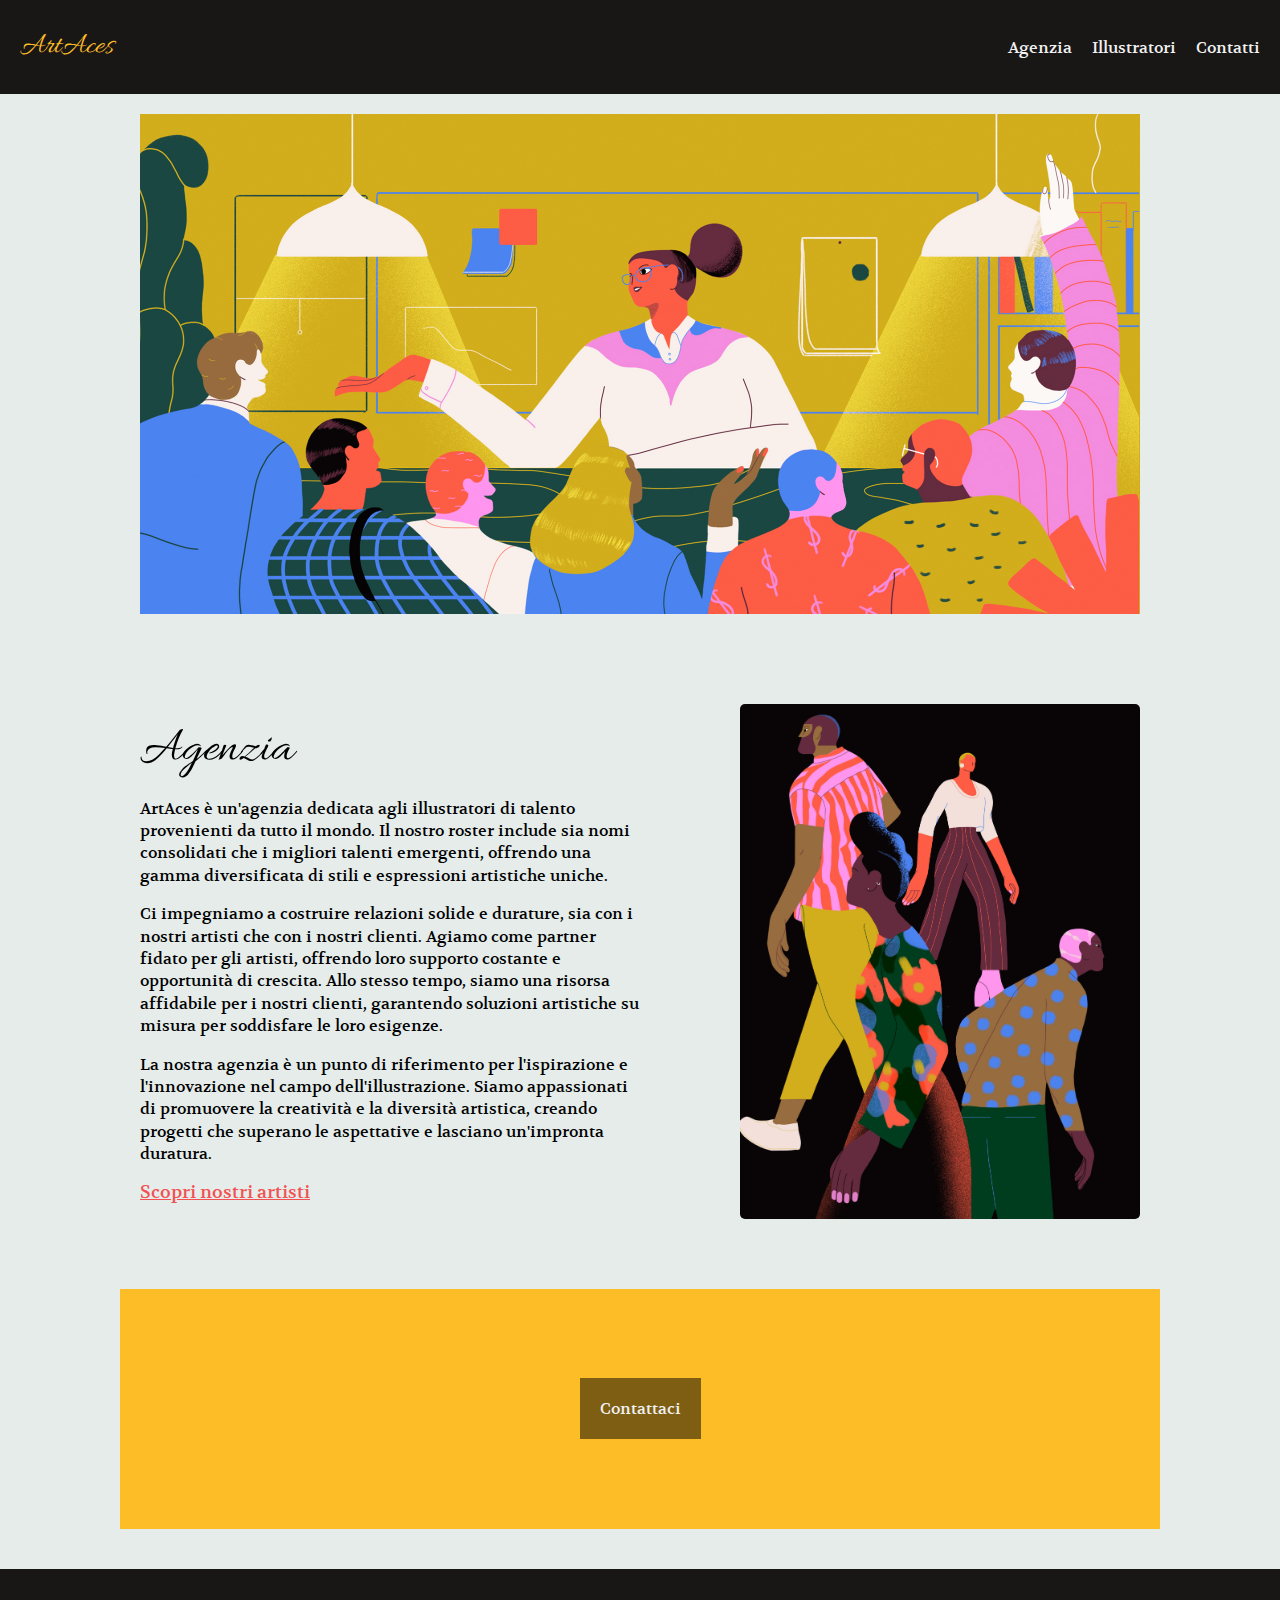
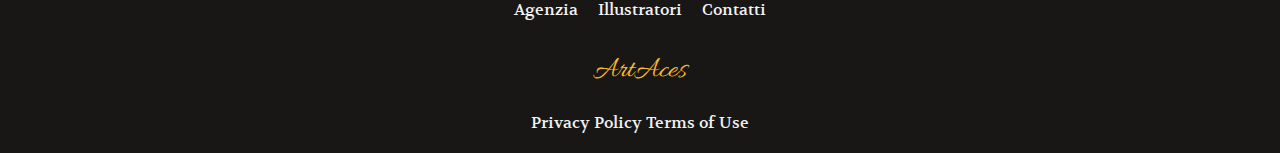
<file: agenzia.html>
<!DOCTYPE html>
<html>
<head>
    <meta charset="UTF-8">
    <meta http-equiv="X-UA-Compatible" content="IE=edge">
    <meta name="viewport" content="width=device-width, initial-scale=1.0">
    <title>ArtAces</title>
    <link rel="stylesheet" href="css/stile.css">
</head>
<body>
    <header>
        <p><a href="index.html">ArtAces</a></p>
        <nav>
            <ul>
                <li><a href="agenzia.html">Agenzia</a></li>
                <li><a href="illustratori.html">Illustratori</a></li>
                <li><a href="contatti.html">Contatti</a></li>
            </ul>
        </nav>
    </header>
    <section class="hero-image">
        <img src="immagini/AP_Xoana_Herrera_Spot1_2x.png" alt="Descrizione immagine 1">
        </div>
    </section>
    <main>
        <section class="about">
            <div class="text-about">
              <h2>Agenzia</h2>
              <p>ArtAces è un'agenzia dedicata agli illustratori di talento provenienti da tutto il mondo. Il nostro roster include sia nomi consolidati che i migliori talenti emergenti, offrendo una gamma diversificata di stili e espressioni artistiche uniche.</p>
              <p>Ci impegniamo a costruire relazioni solide e durature, sia con i nostri artisti che con i nostri clienti. Agiamo come partner fidato per gli artisti, offrendo loro supporto costante e opportunità di crescita. Allo stesso tempo, siamo una risorsa affidabile per i nostri clienti, garantendo soluzioni artistiche su misura per soddisfare le loro esigenze.</p>
              <p>La nostra agenzia è un punto di riferimento per l'ispirazione e l'innovazione nel campo dell'illustrazione. Siamo appassionati di promuovere la creatività e la diversità artistica, creando progetti che superano le aspettative e lasciano un'impronta duratura.</p>
              <a href="illustratori.html" class="discover-artists-button">Scopri nostri artisti</a>
            </div>
            <div class="image-about">
              <img src="immagini/AP_Xoana_Herrera_GCR_1_2x-scaled.png" alt="Descrizione dell'immagine">
            </div>
          </section>
              </main>


      <section class="contact">
        <a href="contatti.html" class="overlay">
          <span>Contattaci</span>
        </a>
      </section>

    <footer>
        <nav>
            <ul class="footer-menu">
                <li><a href="agenzia.html">Agenzia</a></li>
                <li><a href="illustratori.html">Illustratori</a></li>
                <li><a href="contatti.html">Contatti</a></li>
            </ul>
        </nav>
        <div class="footer-content">
            <p>ArtAces</p>
            <div class="footer-links">
                <span>Privacy Policy</span>
                <span>Terms of Use</span>
            </div>
        </div>
    </footer>
</body>
</html>
</file>
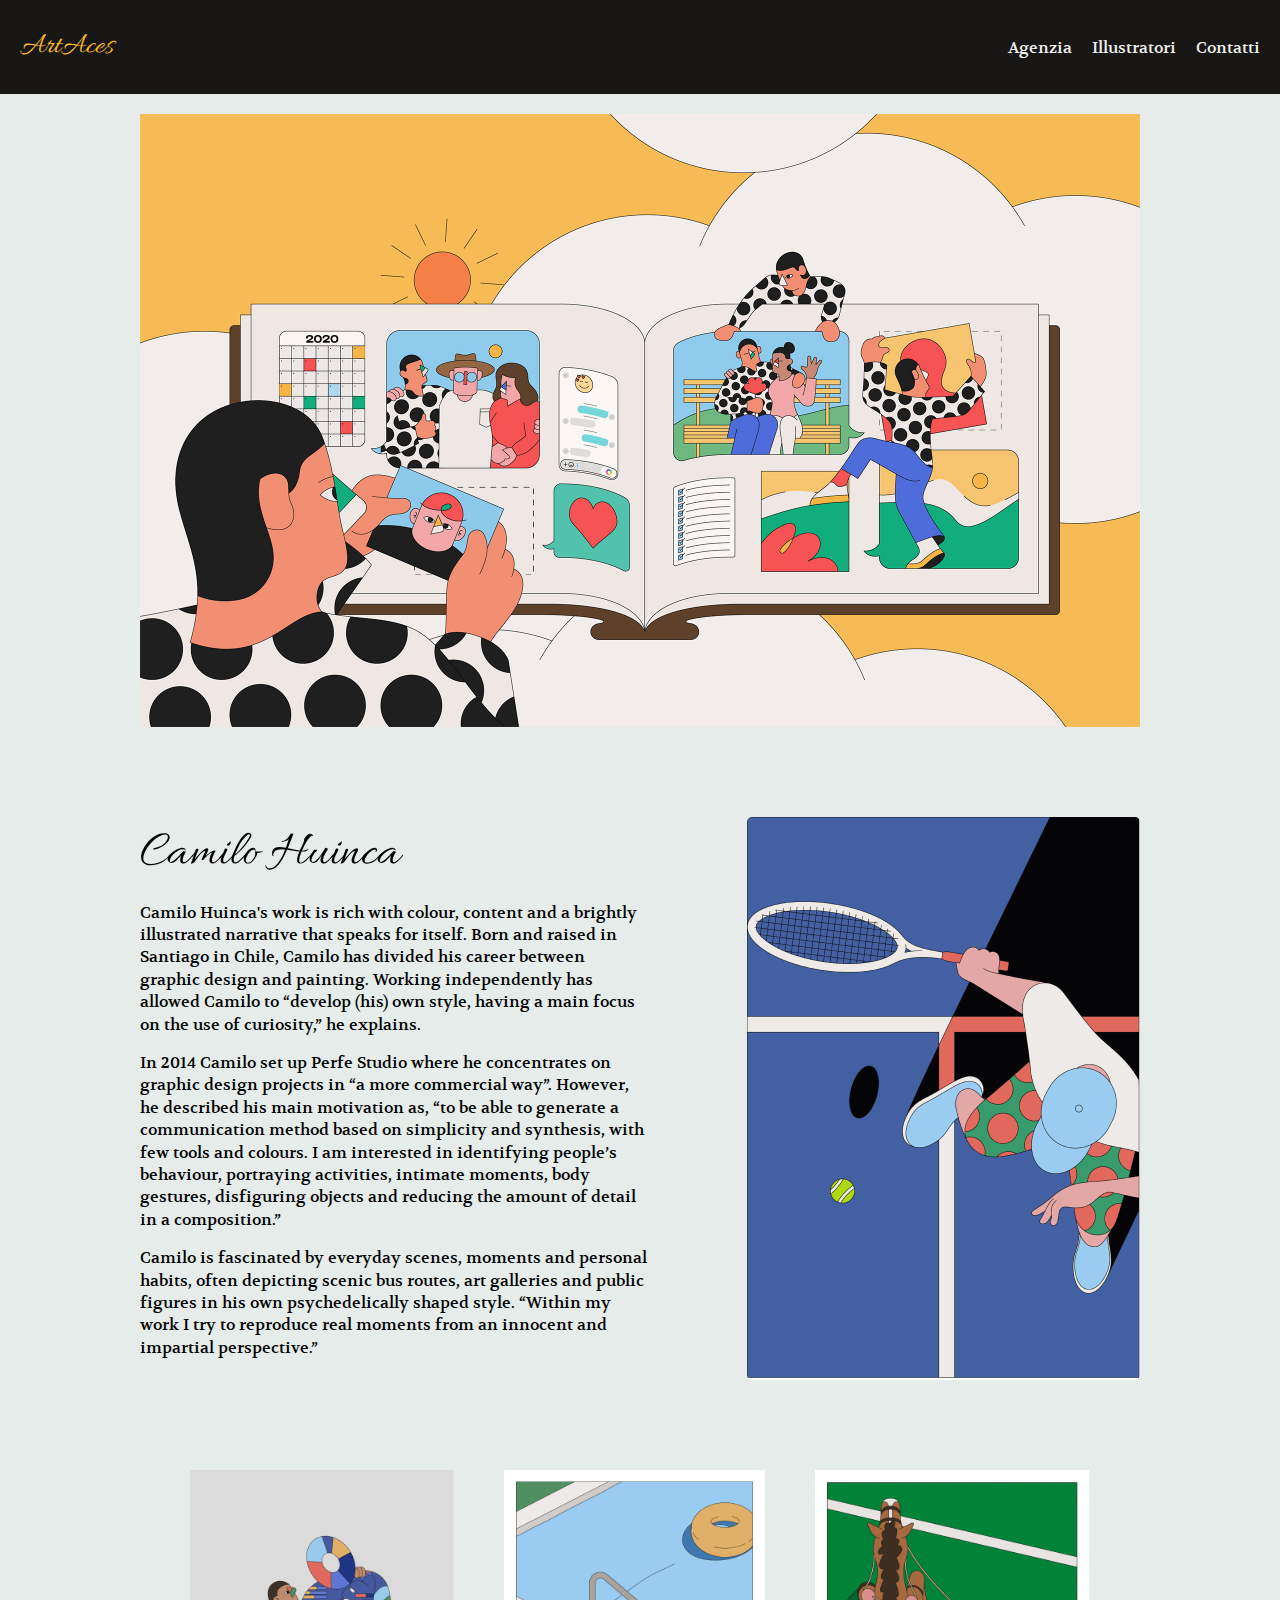
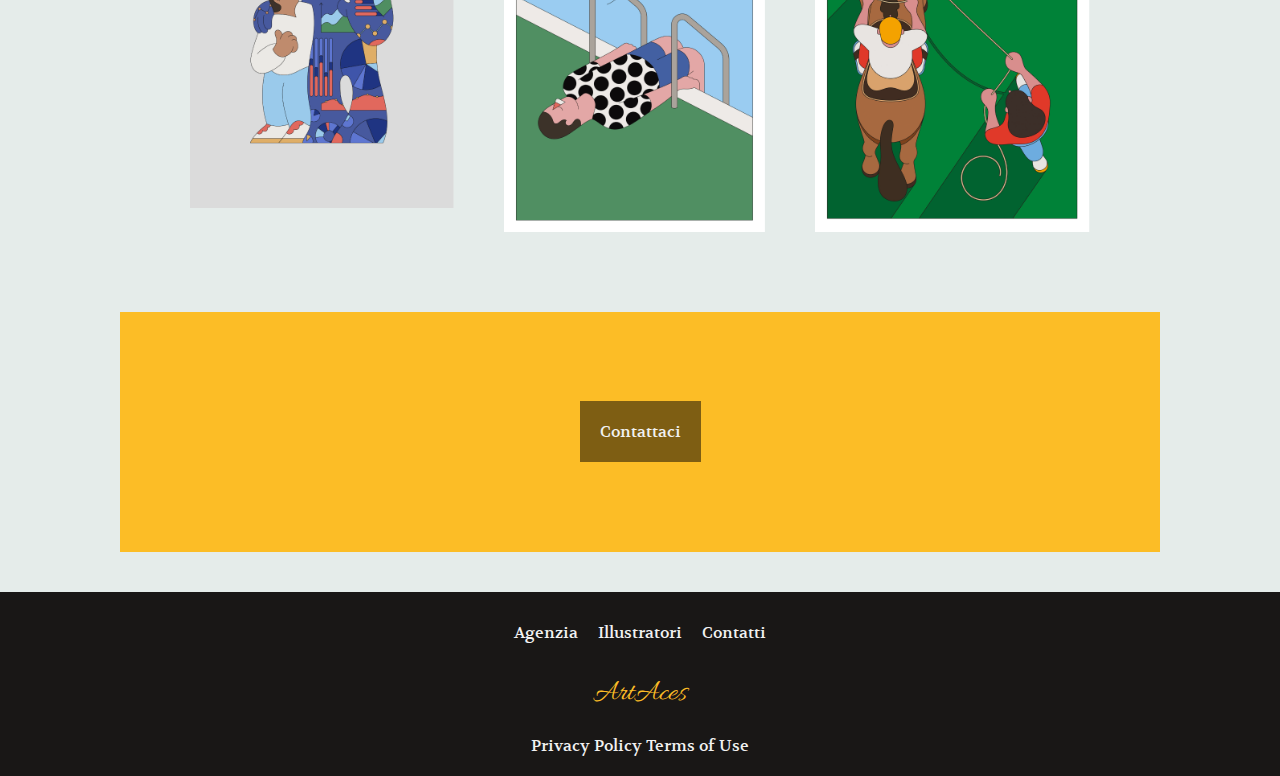
<file: Camilo Huinca.html>
<!DOCTYPE html>
<html>
<head>
    <meta charset="UTF-8">
    <meta http-equiv="X-UA-Compatible" content="IE=edge">
    <meta name="viewport" content="width=device-width, initial-scale=1.0">
    <title>ArtAces</title>
    <link rel="stylesheet" href="css/stile.css">
</head>
<body>
    <header>
        <p><a href="index.html">ArtAces</a></p>
        <nav>
            <ul>
                <li><a href="agenzia.html">Agenzia</a></li>
                <li><a href="illustratori.html">Illustratori</a></li>
                <li><a href="contatti.html">Contatti</a></li>
            </ul>
        </nav>
    </header>
    <section class="hero-image">
        <img src="immagini/AP_Camilo_Huinca_social-well_2x.png" alt="Descrizione immagine 1">
        </div>
    </section>
    <main>
        <section class="about">
            <div class="text-about">
                <h2>Camilo Huinca</h2>
                <p>Camilo Huinca's work is rich with colour, content and a brightly illustrated narrative that speaks for itself. Born and raised in Santiago in Chile, Camilo has divided his career between graphic design and painting. Working independently has allowed Camilo to “develop (his) own style, having a main focus on the use of curiosity,” he explains.</p>
                <p>In 2014 Camilo set up Perfe Studio where he concentrates on graphic design projects in “a more commercial way”. However, he described his main motivation as, “to be able to generate a communication method based on simplicity and synthesis, with few tools and colours. I am interested in identifying people’s behaviour, portraying activities, intimate moments, body gestures, disfiguring objects and reducing the amount of detail in a composition.”</p>
                <p>Camilo is fascinated by everyday scenes, moments and personal habits, often depicting scenic bus routes, art galleries and public figures in his own psychedelically shaped style. “Within my work I try to reproduce real moments from an innocent and impartial perspective.”</p>
            </div>
            <div class="image-about">
                <img src="immagini/AP_Camilo_Huinca_Match-Point_2x-scaled.png" alt="Descrizione dell'immagine">
            </div>
        </section>
    </main>

    <section class="gallery">
        <div class="image-gallery">
          <img src="immagini/AP_Camilo_Huinca_The-Atlantic-03_2x.png" alt="Descrizione immagine 1">
        </div>
        <div class="image">
          <img src="immagini/AP_Camilo_Huinca_Tired-Swimmer_2x-scaled.png" alt="Descrizione immagine 2">
        </div>
        <div class="image">
          <img src="immagini/AP_Camilo_Huinca_THE-NEW-YORKER_2x-scaled.png" alt="Descrizione immagine 3">
        </div>
        
      </section>
      <section class="contact">
        <a href="contatti.html" class="overlay">
          <span>Contattaci</span>
        </a>
      </section>

    <footer>
        <nav>
            <ul class="footer-menu">
                <li><a href="agenzia.html">Agenzia</a></li>
                <li><a href="illustratori.html">Illustratori</a></li>
                <li><a href="contatti.html">Contatti</a></li>
            </ul>
        </nav>
        <div class="footer-content">
            <p>ArtAces</p>
            <div class="footer-links">
                <span>Privacy Policy</span>
                <span>Terms of Use</span>
            </div>
        </div>
    </footer>
</body>
</html>
</file>
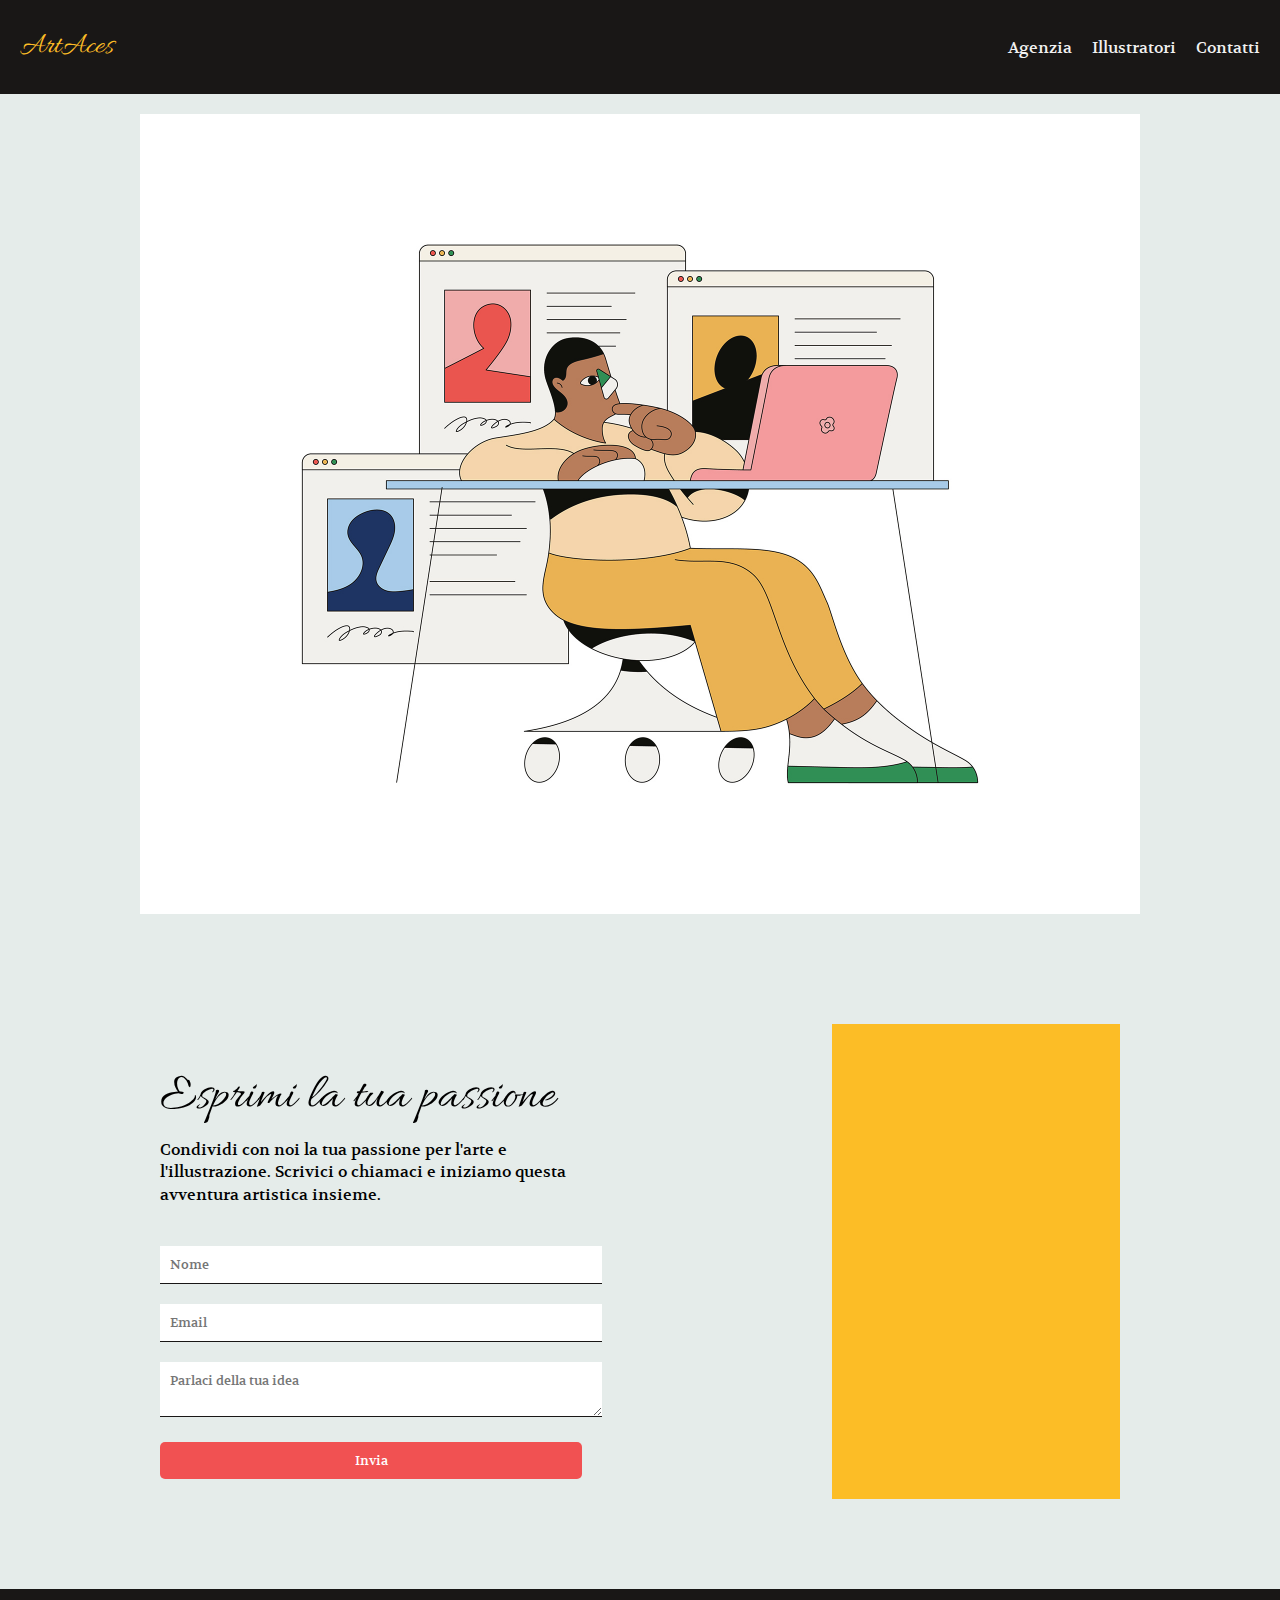
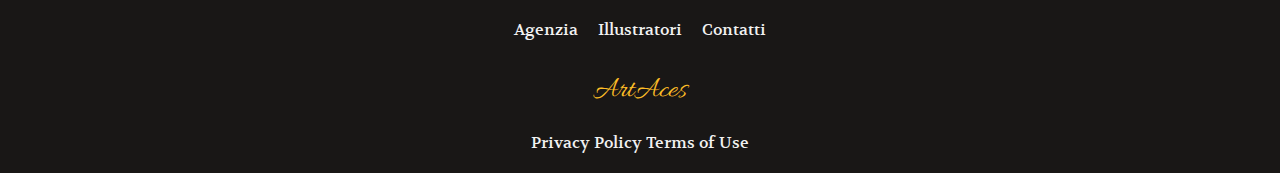
<file: contatti.html>
<!DOCTYPE html>
<html>
<head>
    <meta charset="UTF-8">
    <meta http-equiv="X-UA-Compatible" content="IE=edge">
    <meta name="viewport" content="width=device-width, initial-scale=1.0">
    <title>ArtAces</title>
    <link rel="stylesheet" href="css/stile.css">
</head>
<body>
    <header>
        <p><a href="index.html">ArtAces</a></p>
        <nav>
            <ul>
                <li><a href="agenzia.html">Agenzia</a></li>
                <li><a href="illustratori.html">Illustratori</a></li>
                <li><a href="contatti.html">Contatti</a></li>
            </ul>
        </nav>
    </header>
    <section class="hero-image">
      <img src="immagini/AP_Camilo_Huinca_LALL_2.png" alt="Descrizione immagine 1">
      </div>
  </section>

    <section>
        <div class="contact-form">
          <div class="form-container">
            <h2>Esprimi la tua passione</h2>
            <p>Condividi con noi la tua passione per l'arte e l'illustrazione. Scrivici o chiamaci e iniziamo questa avventura artistica insieme.</p>
      
            <form action="#" method="post">
              <div class="form-group">
                <label for="nome"></label>
                <input type="text" id="nome" name="nome" placeholder="Nome" required>
              </div>
              <div class="form-group">
                <label for="email"></label>
                <input type="email" id="email" name="email" placeholder="Email" required>
              </div>
              <div class="form-group">
                <label for="messaggio"></label>
                <textarea id="messaggio" name="messaggio" placeholder="Parlaci della tua idea" required></textarea>
              </div>
              <div class="form-group">
                <button type="submit">Invia</button>
              </div>
            </form>
          </div>
          <div class="decorative-rectangle"></div>
        </div>
      </section>
      
    <footer>
        <nav>
          <ul class="footer-menu">
            <li><a href="agenzia.html">Agenzia</a></li>
            <li><a href="illustratori.html">Illustratori</a></li>
            <li><a href="contatti.html">Contatti</a></li>
          </ul>
        </nav>
        <div class="footer-content">
          <p>ArtAces</p>
          <div class="footer-links">
            <span>Privacy Policy</span>
            <span>Terms of Use</span>
          </div>
        </div>
      </footer>
</body>
</html>
</file>
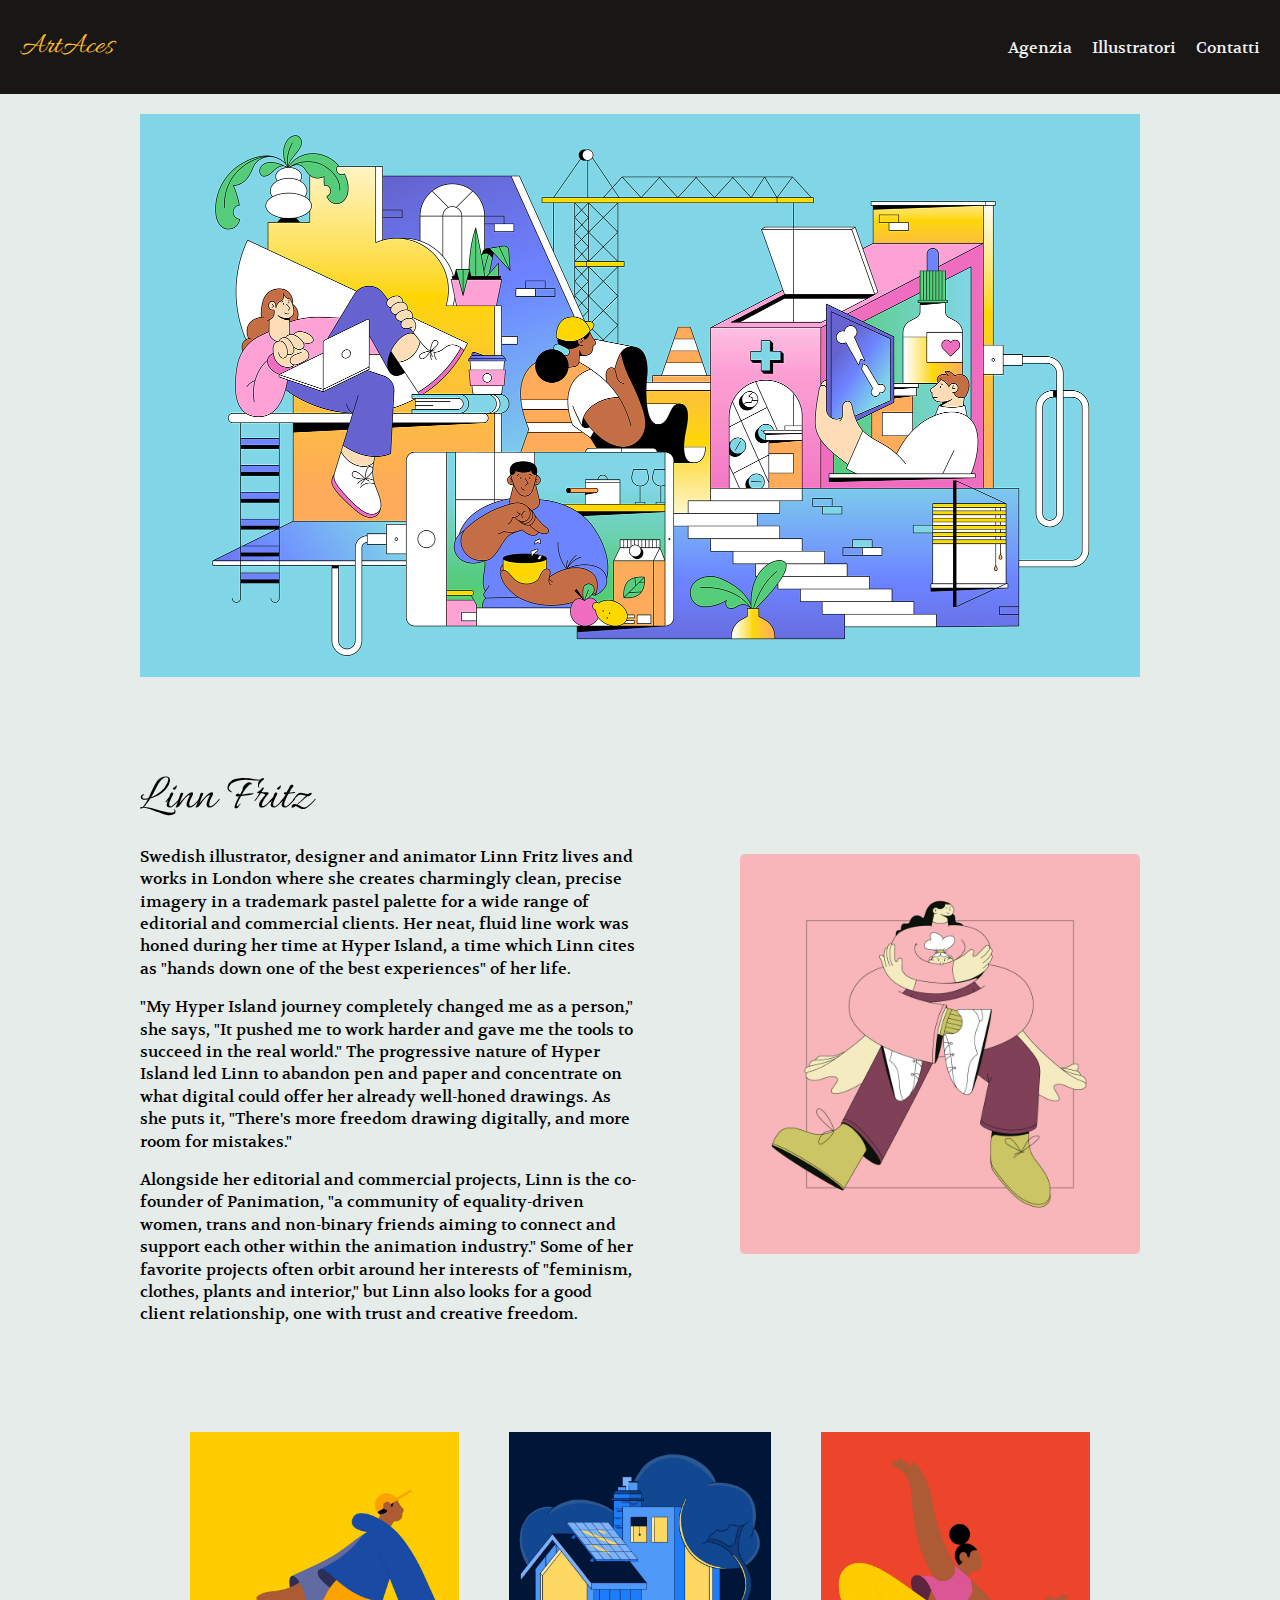
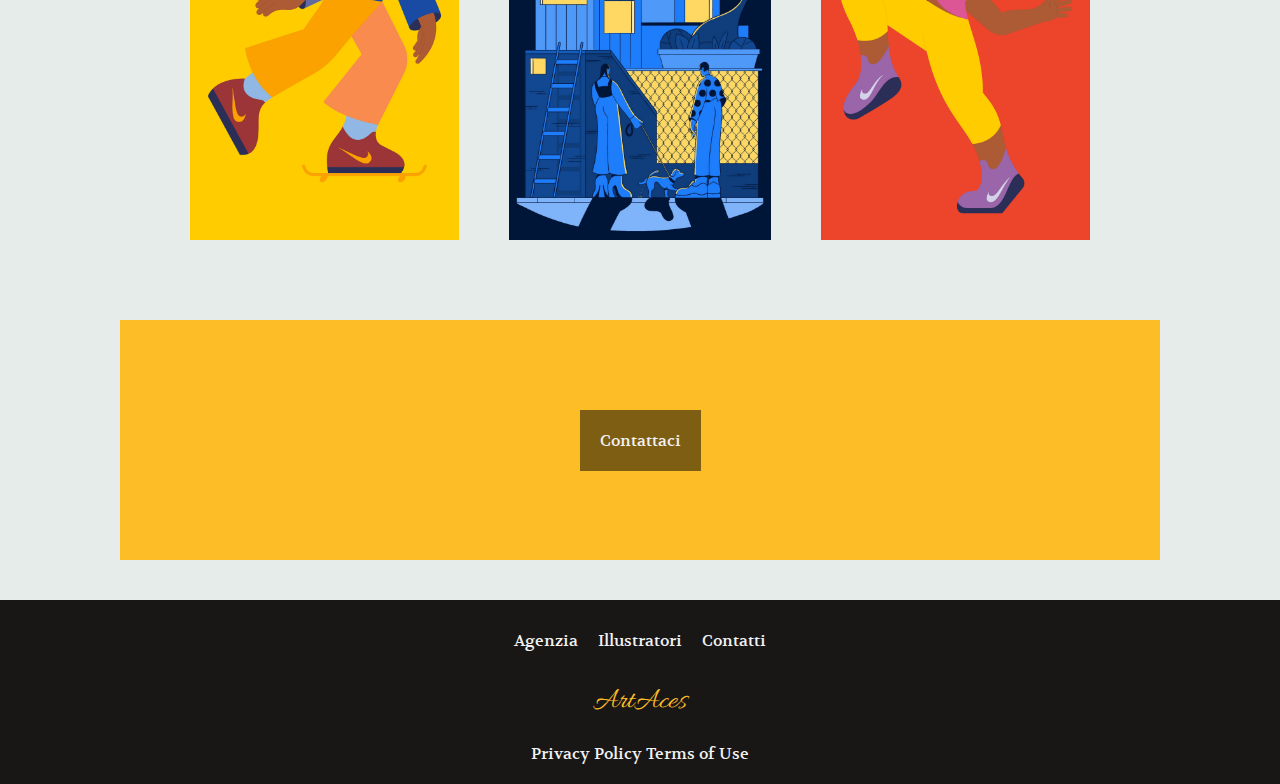
<file: Linn Fritz.html>
<!DOCTYPE html>
<html>
<head>
    <meta charset="UTF-8">
    <meta http-equiv="X-UA-Compatible" content="IE=edge">
    <meta name="viewport" content="width=device-width, initial-scale=1.0">
    <title>ArtAces</title>
    <link rel="stylesheet" href="css/stile.css">
</head>
<body>
    <header>
        <p><a href="index.html">ArtAces</a></p>
        <nav>
            <ul>
                <li><a href="agenzia.html">Agenzia</a></li>
                <li><a href="illustratori.html">Illustratori</a></li>
                <li><a href="contatti.html">Contatti</a></li>
            </ul>
        </nav>
    </header>
    <section class="hero-image">
        <img src="immagini/AP_Linn_Fritz_MadeToFlourish_2x.png" alt="Descrizione immagine 1">
        </div>
    </section>
    <main>
        <section class="about">
            <div class="text-about">
                <h2>Linn Fritz</h2>
                <p>Swedish illustrator, designer and animator Linn Fritz lives and works in London where she creates charmingly clean, precise imagery in a trademark pastel palette for a wide range of editorial and commercial clients. Her neat, fluid line work was honed during her time at Hyper Island, a time which Linn cites as "hands down one of the best experiences" of her life.</p>
                <p>"My Hyper Island journey completely changed me as a person," she says, "It pushed me to work harder and gave me the tools to succeed in the real world." The progressive nature of Hyper Island led Linn to abandon pen and paper and concentrate on what digital could offer her already well-honed drawings. As she puts it, "There's more freedom drawing digitally, and more room for mistakes."</p>
                <p>Alongside her editorial and commercial projects, Linn is the co-founder of Panimation, "a community of equality-driven women, trans and non-binary friends aiming to connect and support each other within the animation industry." Some of her favorite projects often orbit around her interests of "feminism, clothes, plants and interior," but Linn also looks for a good client relationship, one with trust and creative freedom.</p>
            </div>
            <div class="image-about">
                <img src="immagini/AP_Linn_Fritz_HUG_2x.png" alt="Descrizione dell'immagine">
            </div>
        </section>
    </main>

    <section class="gallery">
        <div class="image-gallery">
          <img src="immagini/AP_Linn_Fritz_North_Live_LF3_2x-scaled.png" alt="Descrizione immagine 1">
        </div>
        <div class="image">
          <img src="immagini/AP_Linn_Fritz_Feeling-Blue_2x.png" alt="Descrizione immagine 2">
        </div>
        <div class="image">
            <img src="immagini/AP_Linn_Fritz_North_Live_LF2_2x-scaled.png" alt="Descrizione dell'immagine">
        </div>
      </section>
      
      <section class="contact">
        <a href="contatti.html" class="overlay">
          <span>Contattaci</span>
        </a>
      </section>

    <footer>
        <nav>
            <ul class="footer-menu">
                <li><a href="agenzia.html">Agenzia</a></li>
                <li><a href="illustratori.html">Illustratori</a></li>
                <li><a href="contatti.html">Contatti</a></li>
            </ul>
        </nav>
        <div class="footer-content">
            <p>ArtAces</p>
            <div class="footer-links">
                <span>Privacy Policy</span>
                <span>Terms of Use</span>
            </div>
        </div>
    </footer>
</body>
</html>
</file>
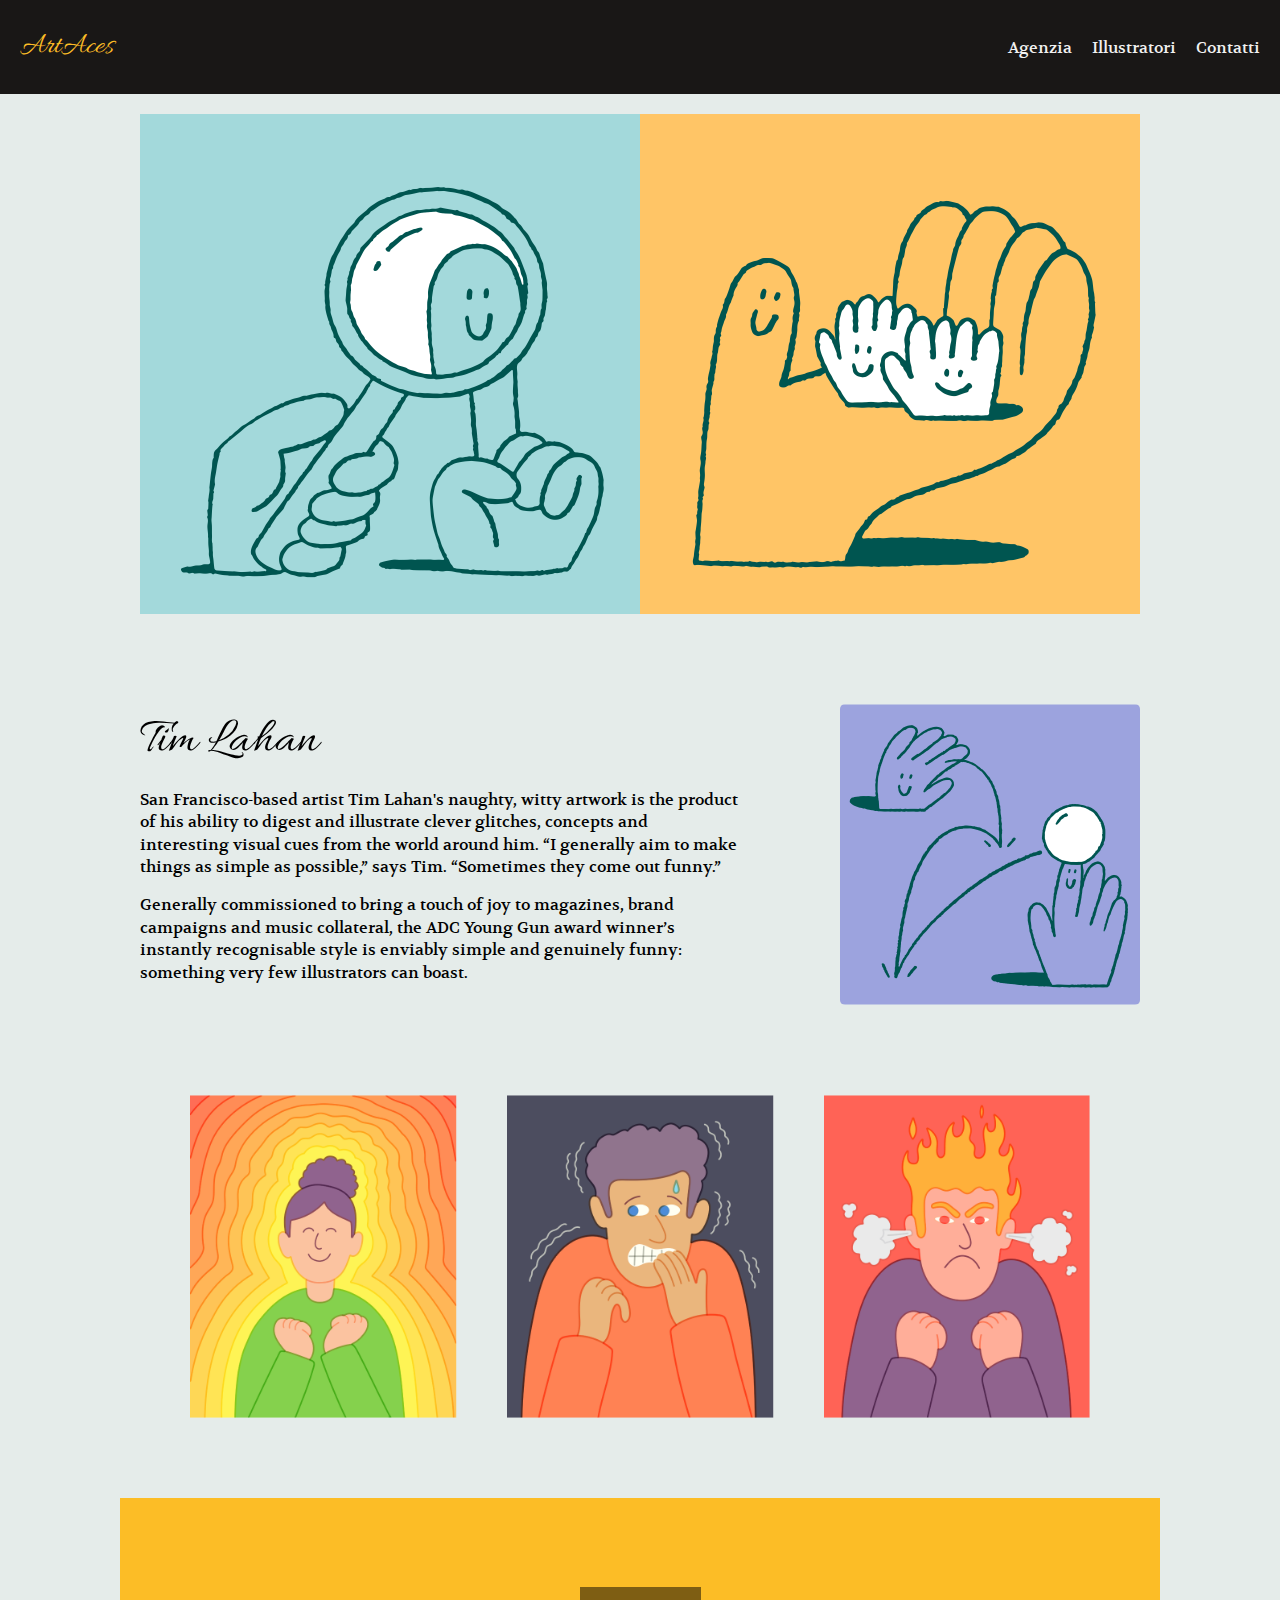
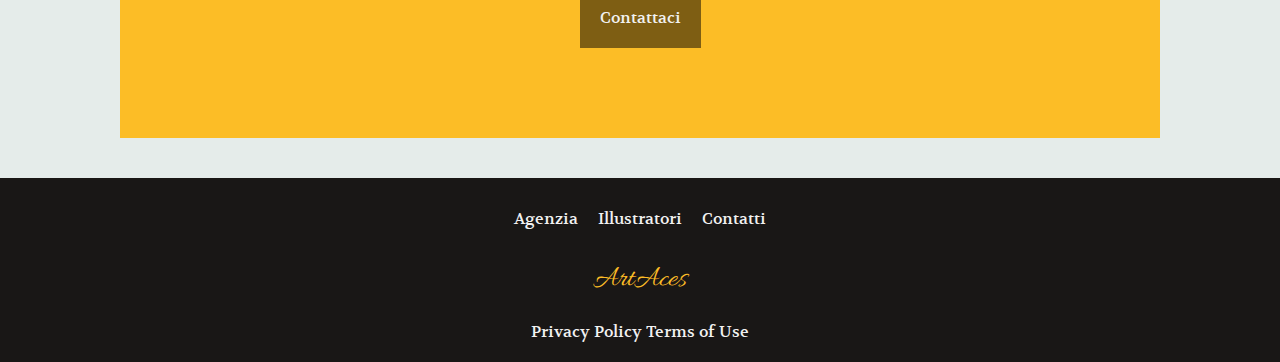
<file: Tim Lahan.html>
<!DOCTYPE html>
<html>
<head>
    <meta charset="UTF-8">
    <meta http-equiv="X-UA-Compatible" content="IE=edge">
    <meta name="viewport" content="width=device-width, initial-scale=1.0">
    <title>ArtAces</title>
    <link rel="stylesheet" href="css/stile.css">
</head>
<body>
    <header>
        <p><a href="index.html">ArtAces</a></p>
        <nav>
            <ul>
                <li><a href="agenzia.html">Agenzia</a></li>
                <li><a href="illustratori.html">Illustratori</a></li>
                <li><a href="contatti.html">Contatti</a></li>
            </ul>
        </nav>
    </header>
    <section class="hero-image">
        <img src="immagini/Group 48.png" alt="Descrizione immagine 1">
        </div>
    </section>
    </section>
    <main>
        <section class="about">
            <div class="text-about">
                <h2>Tim Lahan</h2>
                <p>San Francisco-based artist Tim Lahan's naughty, witty artwork is the product of his ability to digest and illustrate clever glitches, concepts and interesting visual cues from the world around him. “I generally aim to make things as simple as possible,” says Tim. “Sometimes they come out funny.”</p>
                <p>Generally commissioned to bring a touch of joy to magazines, brand campaigns and music collateral, the ADC Young Gun award winner’s instantly recognisable style is enviably simple and genuinely funny: something very few illustrators can boast.</p>
            </div>
            <div class="image-about">
                <img src="immagini/AP_Tim_Lahan_ONEMEDICAL_3_2x.png" alt="Descrizione dell'immagine">
            </div>
        </section>
    </main>

    <section class="gallery">
        <div class="image-gallery">
          <img src="immagini/AP_Tim_Lahan_emotions_3_2x.png" alt="Descrizione immagine 1">
        </div>
        <div class="image">
          <img src="immagini/AP_Tim_Lahan_emotions_2_2x.png" alt="Descrizione immagine 2">
        </div>
        <div class="image">
          <img src="immagini/AP_Tim_Lahan_emotions_4_2x.png" alt="Descrizione immagine 3">
        </div>
      </section>
      
    </section>
    <section class="contact">
      <a href="contatti.html" class="overlay">
        <span>Contattaci</span>
      </a>
    </section>

    <footer>
        <nav>
            <ul class="footer-menu">
                <li><a href="agenzia.html">Agenzia</a></li>
                <li><a href="illustratori.html">Illustratori</a></li>
                <li><a href="contatti.html">Contatti</a></li>
            </ul>
        </nav>
        <div class="footer-content">
            <p>ArtAces</p>
            <div class="footer-links">
                <span>Privacy Policy</span>
                <span>Terms of Use</span>
            </div>
        </div>
    </footer>
</body>
</html>
</file>
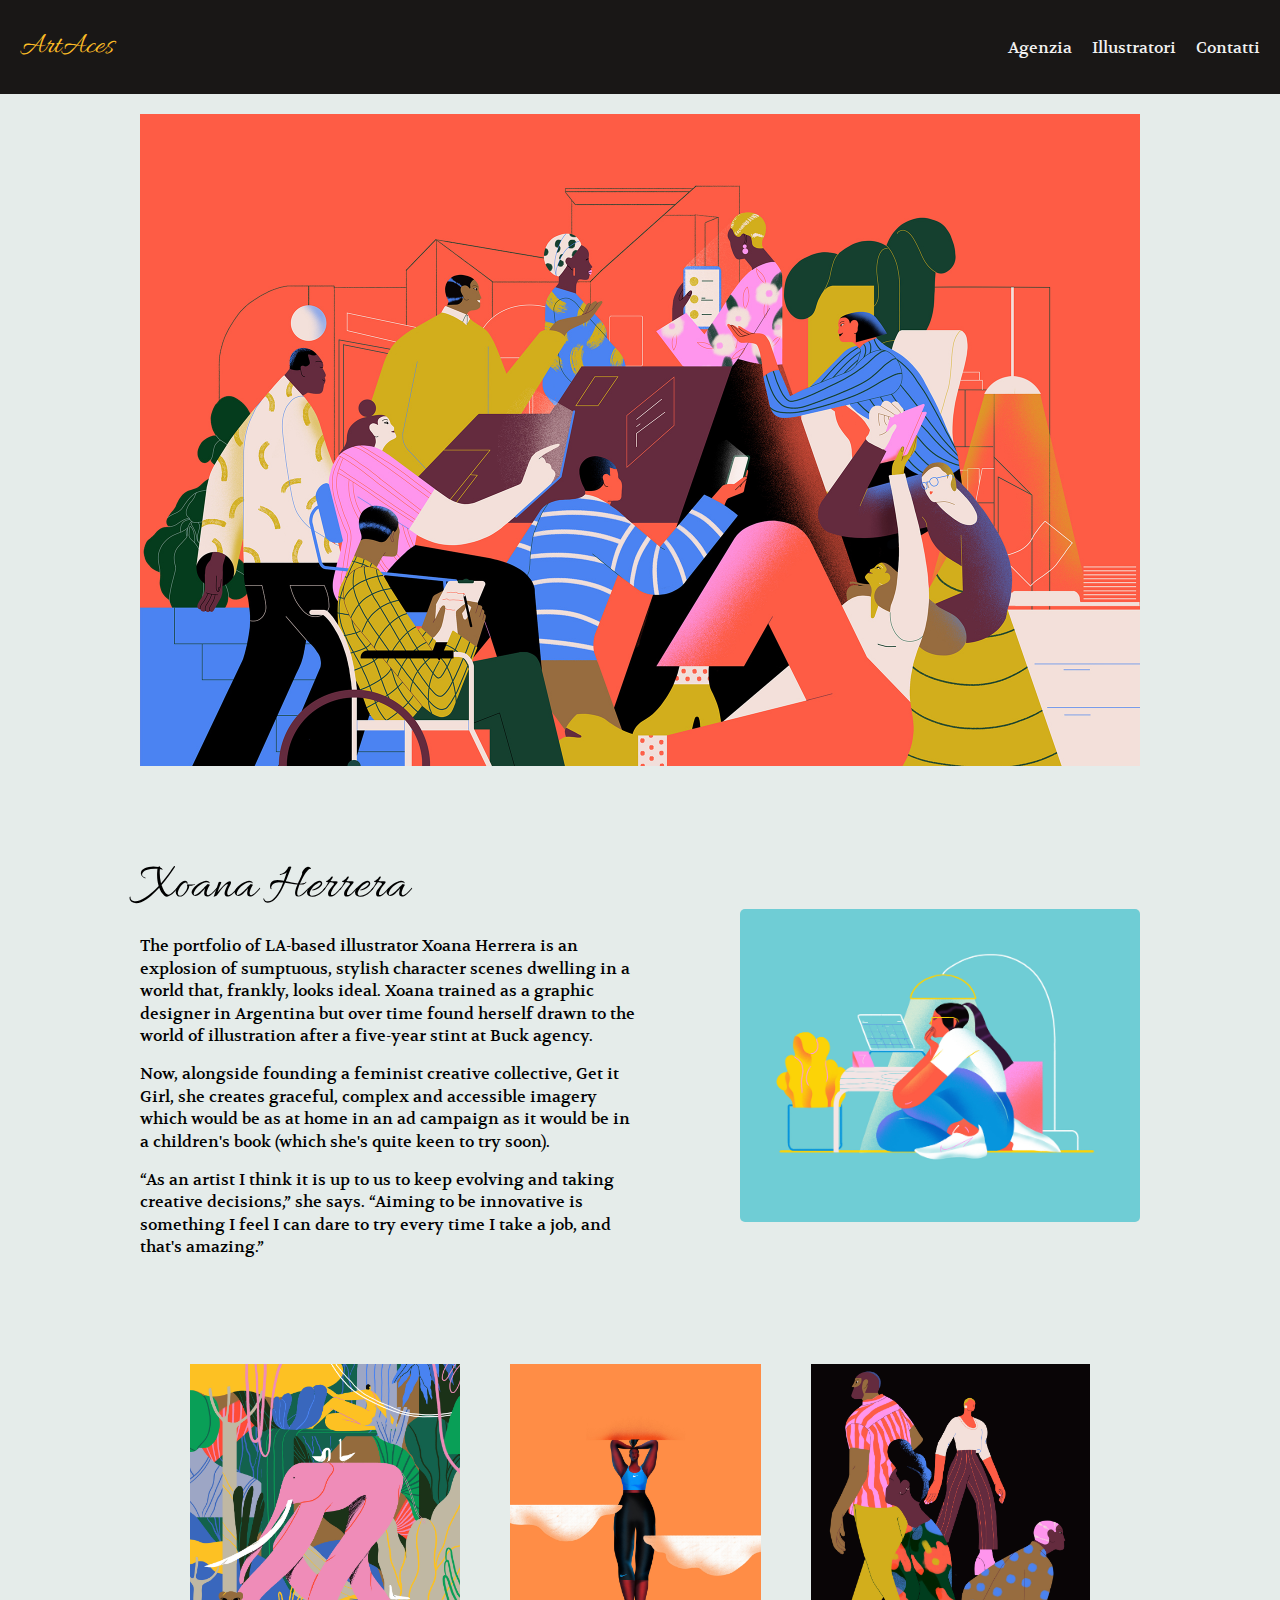
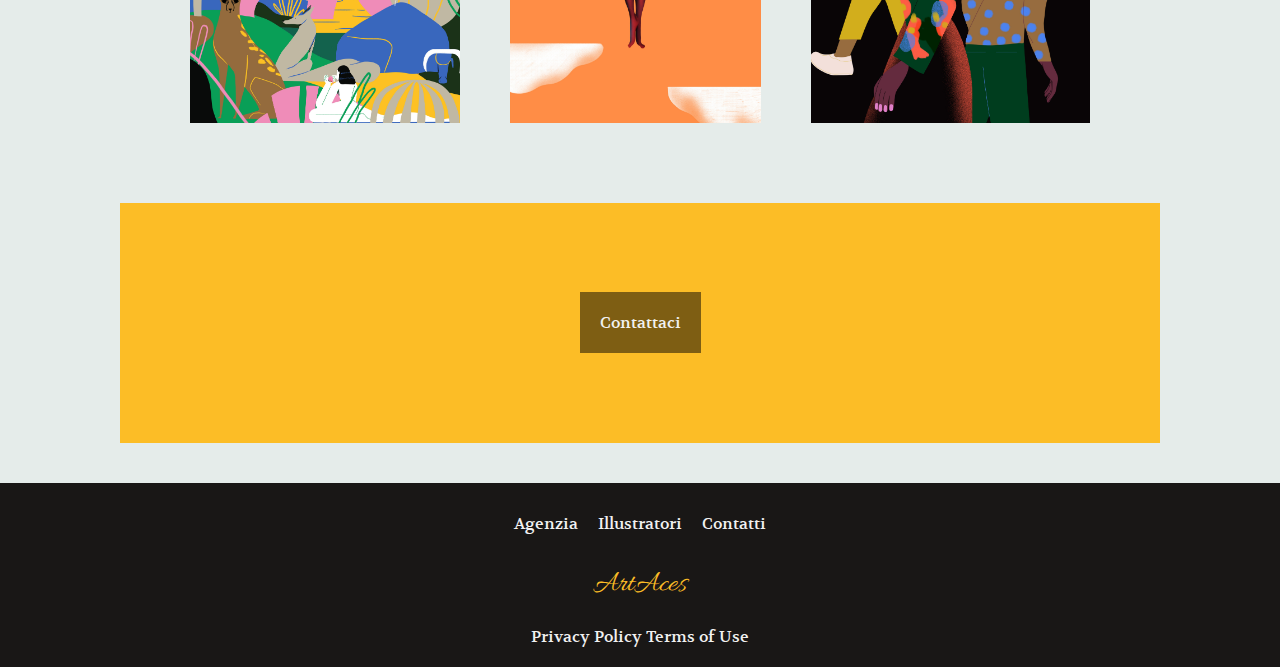
<file: Xoana Herrera.html>
<!DOCTYPE html>
<html>
<head>
    <meta charset="UTF-8">
    <meta http-equiv="X-UA-Compatible" content="IE=edge">
    <meta name="viewport" content="width=device-width, initial-scale=1.0">
    <title>ArtAces</title>
    <link rel="stylesheet" href="css/stile.css">
</head>
<body>
    <header>
        <p><a href="index.html">ArtAces</a></p>
        <nav>
            <ul>
                <li><a href="agenzia.html">Agenzia</a></li>
                <li><a href="illustratori.html">Illustratori</a></li>
                <li><a href="contatti.html">Contatti</a></li>
            </ul>
        </nav>
    </header>
    <section class="hero-image">
        <img src="immagini/AP_Xoana_Herrera_GCR_9_2x.png" alt="Descrizione immagine 1">
        </div>
    </section>
    <main>
        <section class="about">
            <div class="text-about">
                <h2>Xoana Herrera</h2>
                <p>The portfolio of LA-based illustrator Xoana Herrera is an explosion of sumptuous, stylish character scenes dwelling in a world that, frankly, looks ideal. Xoana trained as a graphic designer in Argentina but over time found herself drawn to the world of illustration after a five-year stint at Buck agency.</p>
                <p>Now, alongside founding a feminist creative collective, Get it Girl, she creates graceful, complex and accessible imagery which would be as at home in an ad campaign as it would be in a children's book (which she's quite keen to try soon).</p>
                <p>“As an artist I think it is up to us to keep evolving and taking creative decisions,” she says. “Aiming to be innovative is something I feel I can dare to try every time I take a job, and that's amazing.”</p>
            </div>
            <div class="image-about">
                <img src="immagini/AP_Xoana_Herrera_Take-Your-Recovery-Down-a-Notch_Middle_Color_01.png" alt="Descrizione dell'immagine">
            </div>
        </section>
    </main>

    <section class="gallery">
        <div class="image-gallery">
          <img src="immagini/AP_Xoana_Herrera_Elefante_2x-1-scaled.png" alt="Descrizione immagine 1">
        </div>
        <div class="image">
          <img src="immagini/AP_Xoana_Herrera_Nike_2x-scaled.png" alt="Descrizione immagine 2">
        </div>
        <div class="image">
          <img src="immagini/AP_Xoana_Herrera_GCR_1_2x-scaled.png" alt="Descrizione immagine 3">
        </div>
      </section>
      
      <section class="contact">
        <a href="contatti.html" class="overlay">
          <span>Contattaci</span>
        </a>
      </section>
  
    <footer>
        <nav>
            <ul class="footer-menu">
                <li><a href="agenzia.html">Agenzia</a></li>
                <li><a href="illustratori.html">Illustratori</a></li>
                <li><a href="contatti.html">Contatti</a></li>
            </ul>
        </nav>
        <div class="footer-content">
            <p>ArtAces</p>
            <div class="footer-links">
                <span>Privacy Policy</span>
                <span>Terms of Use</span>
            </div>
        </div>
    </footer>
</body>
</html>
</file>
<file: css/stile.css>
@import url(font.css);

body {
  margin: 0;
  background-color: rgba(3, 71, 50, 0.1); 
  font-family: "Volkhov", "Allura";
}
img {
  max-width: 100%;
  display: block;
}

section {
  max-width: 1000px;
  margin: auto;
  padding: 20px;
}

h2 {
  font-family: Allura;
  text-align: center;
  font-size: 50px;
  font-weight: 500;
  margin-bottom: 50px;
}

.hero h3 a{
  background: none;
  padding: 0;
  font-size: 18px;
  cursor: pointer;
  color: #F15152;
  text-align: left;
  margin-top: 10px;
}

.hero h3 a:hover{
  color: #FFA500;
  background: none;
  text-decoration: underline;
}


.artists h2{
  text-align: left;
  margin-bottom: 60px;
}

.artists .testo a {
  color: #191716;
  text-decoration: none;

}

.artists .testo:hover a {
  text-decoration: underline;
  text-decoration-thickness: 2px;
  text-underline-offset: 12px;
}

p {
  line-height: 1.4;
  font-size: 16px;
}

.card-2:nth-child(odd) {
  background-color: #F15152;
}

.card-2:nth-child(even) {
  background-color: #FCBD26;
}

.card-2 {
  display: flex;
  gap: 20px;
  background: #f2f2f2;
  margin-bottom: 100px;
  height: 200px;
  align-items: center;
  border-radius: 5px;
}

.card-2 {
  display: flex;
  gap: 20px;
  background: #f2f2f2;
  margin-bottom: 100px;
  height: 200px;
  align-items: center;
  border-radius: 5px;
}

.card-2 .immagine:nth-child(odd) {
  flex-basis: 30%;
  display: flex;
  justify-content: flex-start;
}

.card-2 .immagine:nth-child(even) {
  flex-basis: 30%;
  display: flex;
  justify-content: flex-end;
}

.card-2 .immagine img {
  transition: transform 0.3s ease;
}

.card-2 .immagine:hover img {
  transform: scale(1.1);
}

.card-2 .testo {
  flex-basis: 70%;
  display: flex;
  flex-direction: column;
  justify-content: center;
  align-items: center;
  text-align: center;
}

.card-2 .testo h2,
.card-2 .testo p {
  margin: 0;
}

header nav a{
  text-decoration: none;
  color: #f2f2f2;
}

header nav a:hover {
  color: #FCBD26;
  text-decoration: underline;
  text-underline-offset: 38px;
  text-decoration-thickness: 3px;
}

header a.attivo {
  font-weight: bold;
}

header {
  display: flex;
  justify-content: space-between;
  align-items: center;
  padding: 20px;
  background-color: #191716;
}

header p a{
  color: #FCBD26;
  margin: 0;
  font-family: Allura;
  font-size: 30px;
  text-decoration: none;
  line-height: 0;

}

header nav ul {
  margin: 0;
  padding: 0;
  list-style-type: none;
  display: flex;
  gap: 20px;
}

section.hero {
  height: 300px;
  width: 600px;
  display: flex;
  flex-direction: column;
  align-items: center;
  justify-content: center;
  border: 2px solid #191716;
  padding: 100px;
  box-sizing: border-box;
  margin-top: 80px;
  margin-bottom: 80px;
  text-align: center;
}


.overlay {
  background-color: rgba(0, 0, 0, 0.5);
  display: flex;
  flex-direction: column;
  align-items: center;
  justify-content: center;
  color: #f2f2f2;
  padding: 20px;
  text-align: center;
  max-width: 400px;
}


.grid {
  margin: 40px auto;
  display: grid;
  grid-template-columns: repeat(auto-fit, minmax(350px, 1fr));
  gap: 20px;
}

main div.card {
  background: #f2f2f2;
  border-radius: 10px;
}

main div img {
  border-radius: 5px;
}

main div.card h2 {
  margin: 0;
  padding: 20px 20px 4px 20px;
  font-size: 18px;
}

main div.card p {
  margin: 0;
  padding: 0 20px 20px 20px;
  font-size: 14px;
  line-height: 1.5;
}

main div.gallery {
  display: grid;
  grid-template-columns: repeat(auto-fit, minmax(200px, 1fr));
  gap: 20px;
}

section.contact {
  background-color: #FCBD26;
  height: 200px;
  display: flex;
  align-items: center;
  justify-content: center;
  margin-bottom: 40px;
  position: relative;
}

.overlay {
  background-color: rgba(0, 0, 0, 0.5);
  display: flex;
  align-items: center;
  justify-content: center;
  color: #f2f2f2;
  text-align: center;
  text-decoration: none;
  z-index: 1;
  transition: background-color 0.3s ease;
}

.contact .overlay a {
  padding: 10px 20px;
  color: #f2f2f2;
}

.contact .overlay:hover {
  background-color: rgba(0, 0, 0, 0.8);
}

footer {
  display: flex;
  flex-direction: column;
  align-items: center;
  padding: 20px;
  background-color: #191716;
}

footer .footer-menu {
  list-style: none;
  margin-top: 10px;
  margin-bottom: 0px;
  padding: 0;
  display: flex;
}

footer .footer-menu li {
  margin: 0px 10px;
}

footer .footer-menu a {
  text-decoration: none;
  color: #f2f2f2;
}

footer .footer-menu a:hover {
  color: #FCBD26;
  text-decoration: underline;
  text-underline-offset: 10px;
  text-decoration-thickness: 2.5px;
}

footer .footer-content {
  display: flex;
  flex-direction: column;
  align-items: center;
  margin-top: 10px;
}

footer p {
  font-family: Allura;
  text-align: center;
  margin: 0px;
  padding: 20px;
  font-size: 30px;
  color: #FCBD26;
}

footer .footer-links span {
  color: #f2f2f2;
  margin: 10px 0;
}

@media (max-width: 600px) {

  .card-2 {
    flex-direction: column;
  }

  .card-2 .testo,
  .card-2 .immagine {
    width: 100%;
  }
}

@media (max-width: 400px) {
  
  header {
    flex-direction: column;
    gap: 10
  }
}

.contact-form {
  display: flex;
  padding: 20px;
  text-align: left;
  font-family: volkhov;
  margin-top: 50px;
  margin-bottom: 50px;
}

.contact-form h2 {
  text-align: left;
  margin-bottom: 0px;
}

.contact-form p {
  margin-bottom: 40px;
  margin-top: 10px;
}

.form-container {
  flex: 1;
}

.form-group {
  margin-bottom: 20px;
  text-align: left;
}

label {
  display: block;
  font-weight: bold;
  margin-bottom: 5px;
}

input,
textarea {
  width: 100%;
  padding: 10px;
  font-family: volkhov;
  border: none;
  border-bottom: 1px solid #191716;
}

button {
  width: 100%;
  padding: 10px;
  background-color: #F15152;
  color: white;
  border: none;
  border-radius: 5px;
  cursor: pointer;
  font-family: volkhov;
}

button:hover {
  background-color: #FCBD26;
}

.decorative-rectangle {
  width: 30%;
  background-color: #FCBD26;
  margin-left: 250px;
}

.about {
  display: flex;
  align-items: center; 
  margin-top: 50px;
  margin-bottom: 50px;
}

.text-about {
  flex: 1;
}

.text-about h2 {
  text-align: left;
  margin: 0;
}

.image-about {
  margin-left: 100px;
  max-width: 40%;
}

.gallery {
  display: flex;
  gap: 50px;
  margin-bottom: 60px;
  width: 900px;
  justify-content: center;
}

.discover-artists-button {
  background: none;
  padding: 0;
  font-size: 18px;
  cursor: pointer;
  color: #F15152;
  text-align: left;
  margin-top: 10px;
}

.discover-artists-button:hover {
  color: #FFA500;
  background: none;
  text-decoration: underline;
}

.gallery-home {
  display: grid;
  grid-template-columns: repeat(auto-fit, minmax(300px, 1fr));
  grid-gap: 20px;
}

.gallery-home .image-container {
  display: flex;
  justify-content: center;
  align-items: flex-start;
}

.gallery-home .image-container img {
  max-width: 100%;
  height: auto;
}

.button-illustrators {
  padding: 0;
  font-size: 18px;
  cursor: pointer;
  color: #F15152;
  margin: 40px auto 80px;
  text-align: center;
}

.button-illustrators a {
  color: inherit;
}

.button-illustrators a:hover {
  color: #FFA500;
  text-decoration: underline;
}
</file>
